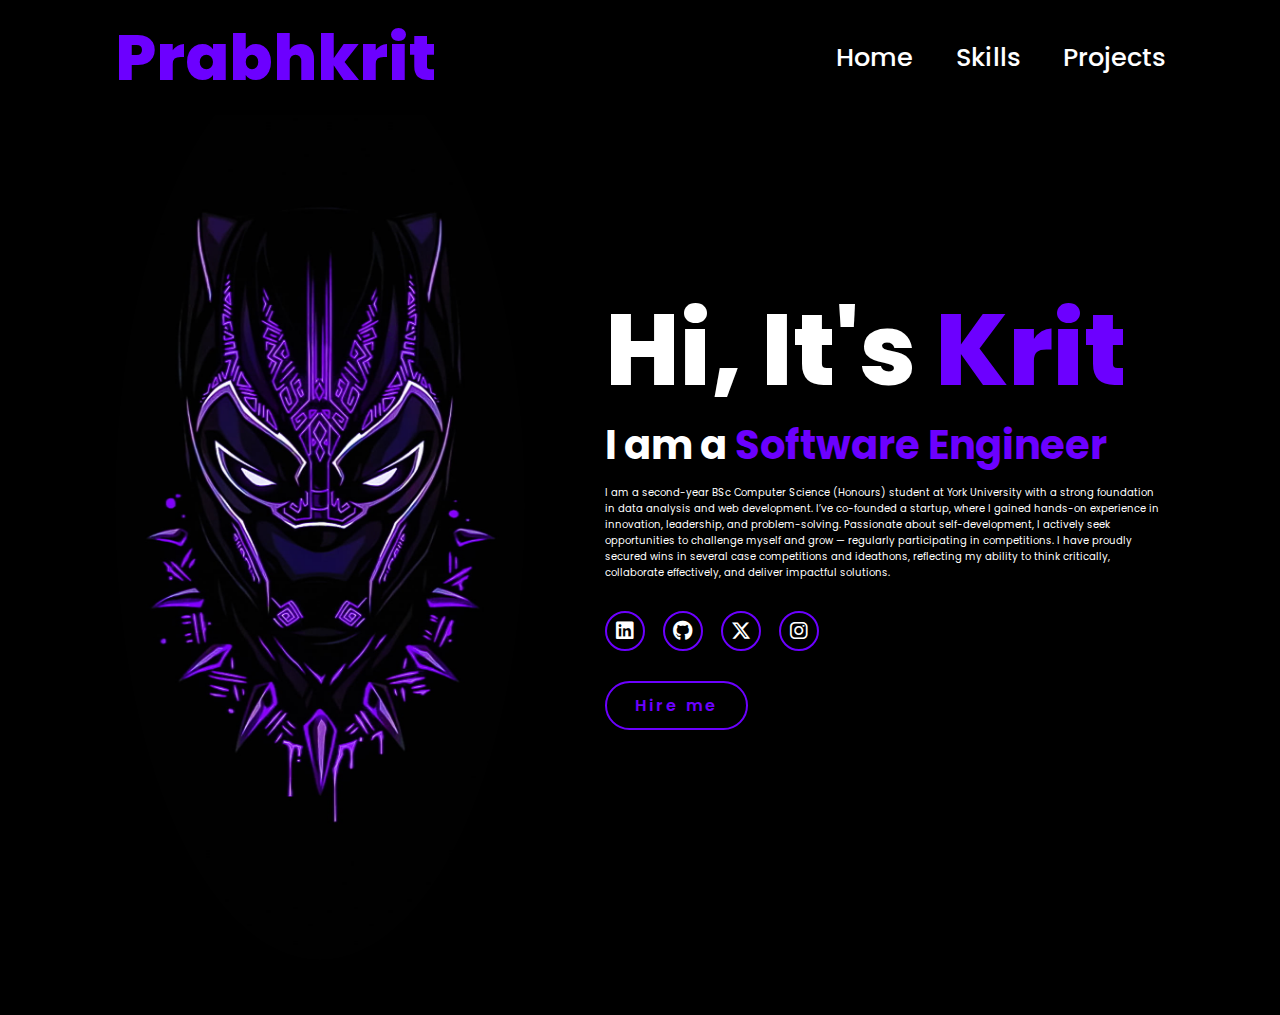
<file: index.html>
<!DOCTYPE html>
<html lang="en">
<head>
    <meta charset="UTF-8">
    <meta name="viewport" content="width=device-width, initial-scale=1.0">

    <link rel="stylesheet" href="styles.css">

    <link rel="stylesheet" href="https://cdnjs.cloudflare.com/ajax/libs/font-awesome/6.7.2/css/all.min.css">
    
    <link rel="stylesheet" href="styles.css">

    <title>Portfolio Website</title>
</head>
<body>
    <header>
        <a href="#" class="logo">Prabhkrit</a>
        

        <nav>
            <a href="#">Home</a>
            <a href="skills.html">Skills</a>
            <a href="projects.html">Projects</a>
    
        </nav>
    </header>

    <section class="home">
        <div class ="home-img">
            <img src = "peakpx.jpg">
        </div>

        <div class="home-content">
            <h1>Hi, It's <span>Krit</span></h1>
            <h3 class="typing-content">I am a <span>Software Engineer</span></h3>
            <p>I am a second-year BSc Computer Science (Honours) student at York University with a strong foundation in data analysis and web development. I’ve co-founded a startup, where I gained hands-on experience in innovation, leadership, and problem-solving. Passionate about self-development, I actively seek opportunities to challenge myself and grow — regularly participating in competitions. I have proudly secured wins in several case competitions and ideathons, reflecting my ability to think critically, collaborate effectively, and deliver impactful solutions.</p>
            
            <div class="social-icons">
                <a href="https://www.linkedin.com/in/prabhkritsingh/" target="_blank"><i class="fa-brands fa-linkedin"></i></a>
                <a href="#"><i class="fa-brands fa-github"></i></a>
                <a href="#"><i class="fa-brands fa-x-twitter"></i></a>
                <a href="https://www.instagram.com/prabhkrit_singh/" target="_blank"><i class="fa-brands fa-instagram"></i></a>
            </div>
            <div> 
                <a href="#" class="btn">Hire me</a>
            </div>

        </div>
    </section>
</body>
</html>
</file>
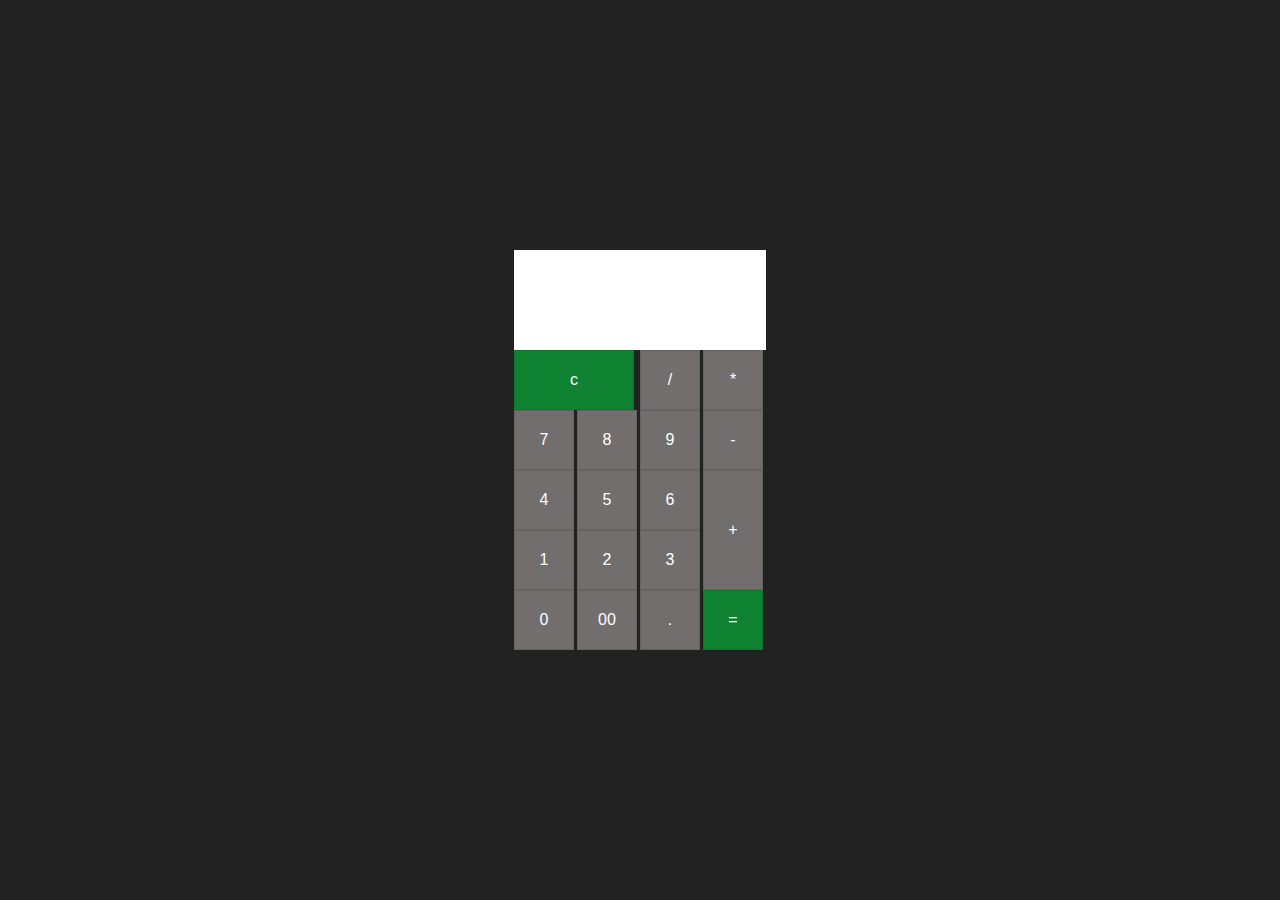
<file: codeAlpha/calc/index.html>
<html lang="en">
  <head>
    <meta charset="UTF-8" />
    <meta http-equiv="X-UA-Compatible" content="IE=edge" />
    <meta name="viewport" content="width=device-width, initial-scale=1.0" />
    <title>Calculator</title>
    <link rel="stylesheet" href="style.css" />
  </head>
  <body>
    <form class="calculator" name="calc">
      <input type="text" class="value" name="txt" readonly="" />
      <span class="num clear" onclick="document.calc.txt.value = ''">c</span>
      <span class="nums" onclick="document.calc.txt.value += '/'">/</span>
      <span class="nums" onclick="document.calc.txt.value += '*'">*</span>
      <span class="num" onclick="document.calc.txt.value += '7'">7</span>
      <span class="num" onclick="document.calc.txt.value += '8'">8</span>
      <span class="num" onclick="document.calc.txt.value += '9'">9</span>
      <span class="nums" onclick="document.calc.txt.value += '-'">-</span>
      <span class="num" onclick="document.calc.txt.value += '4'">4</span>
      <span class="num" onclick="document.calc.txt.value += '5'">5</span>
      <span class="num" onclick="document.calc.txt.value += '6'">6</span>
      <span class="num plus" onclick="document.calc.txt.value += '+'">+</span>
      <span class="num" onclick="document.calc.txt.value += '1'">1</span>
      <span class="num" onclick="document.calc.txt.value += '2'">2</span>
      <span class="num" onclick="document.calc.txt.value += '3'">3</span>
      <span class="num" onclick="document.calc.txt.value += '0'">0</span>
      <span class="num" onclick="document.calc.txt.value += '00'">00</span>
      <span class="nums" onclick="document.calc.txt.value += '.'">.</span>
      <span
        class="num equal"
        onclick="document.calc.txt.value = eval(calc.txt.value)"
      >
        =
      </span>
    </form>
  </body>
</html>
</file>
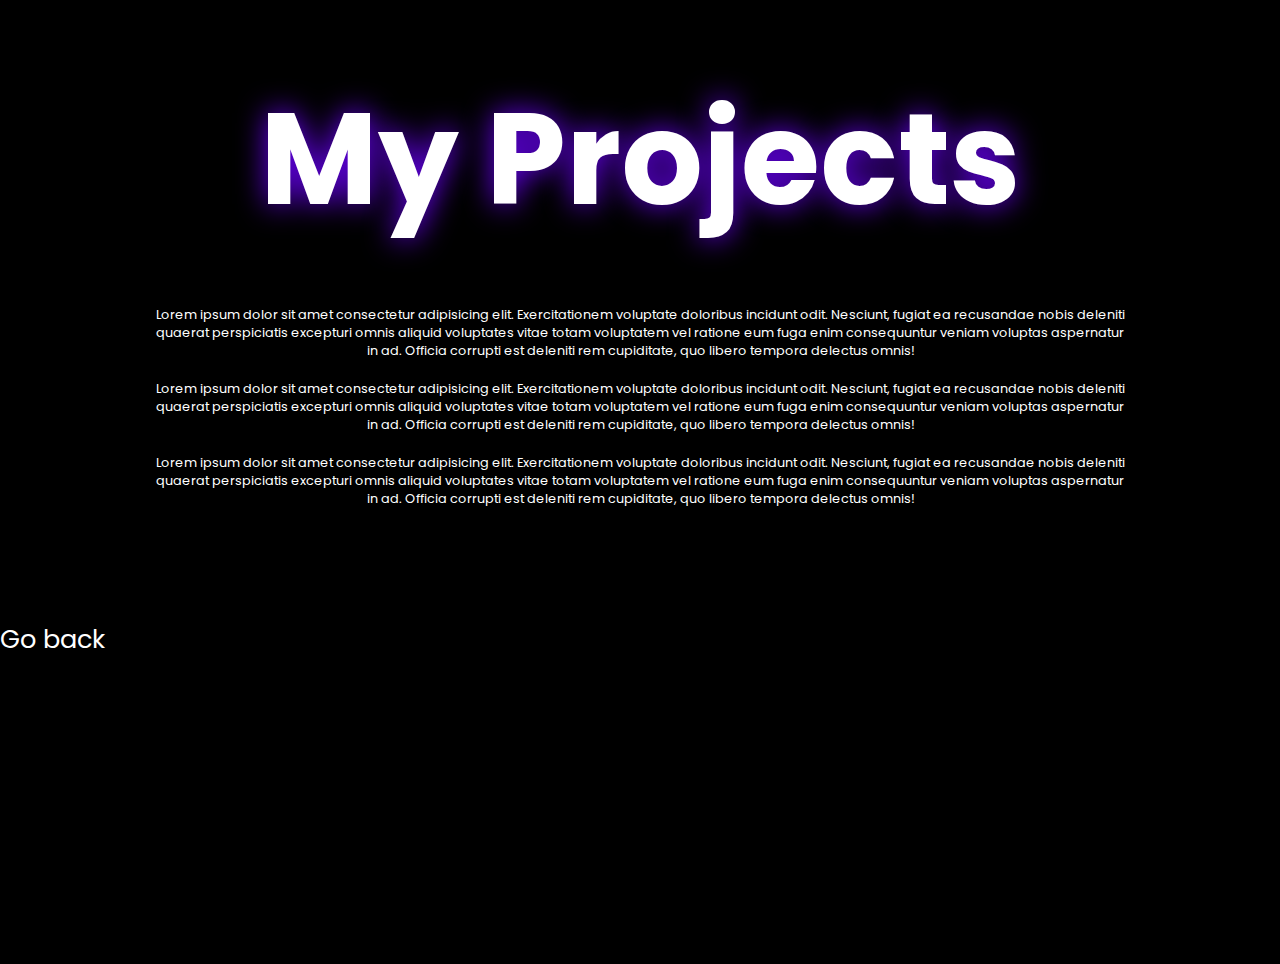
<file: projects.html>
<!DOCTYPE html>
<html lang="en">
<head>
    <meta charset="UTF-8">
    <meta name="viewport" content="width=device-width, initial-scale=1.0">
    <title>Document</title>
    <link rel="stylesheet" href="styles3.css">
</head>
<body>
    <div class="heading">
        <h1>
            My Projects
        </h1>
    </div>
    <div class="box-container">
        <div class="project1">
            <p>Lorem ipsum dolor sit amet consectetur adipisicing elit. Exercitationem voluptate doloribus incidunt odit. Nesciunt, fugiat ea recusandae nobis deleniti quaerat perspiciatis excepturi omnis aliquid voluptates vitae totam voluptatem vel ratione eum fuga enim consequuntur veniam voluptas aspernatur in ad. Officia corrupti est deleniti rem cupiditate, quo libero tempora delectus omnis!</p>
        </div>
        <div class="project2">
            <p>
                Lorem ipsum dolor sit amet consectetur adipisicing elit. Exercitationem voluptate doloribus incidunt odit. Nesciunt, fugiat ea recusandae nobis deleniti quaerat perspiciatis excepturi omnis aliquid voluptates vitae totam voluptatem vel ratione eum fuga enim consequuntur veniam voluptas aspernatur in ad. Officia corrupti est deleniti rem cupiditate, quo libero tempora delectus omnis!
            </p>
        </div>
        <div class="project3">
            <p>
                Lorem ipsum dolor sit amet consectetur adipisicing elit. Exercitationem voluptate doloribus incidunt odit. Nesciunt, fugiat ea recusandae nobis deleniti quaerat perspiciatis excepturi omnis aliquid voluptates vitae totam voluptatem vel ratione eum fuga enim consequuntur veniam voluptas aspernatur in ad. Officia corrupti est deleniti rem cupiditate, quo libero tempora delectus omnis!
            </p>
        </div>
    </div>

    <a class="goBack" href="index.html">Go back</a>
</body>
</html>
</file>
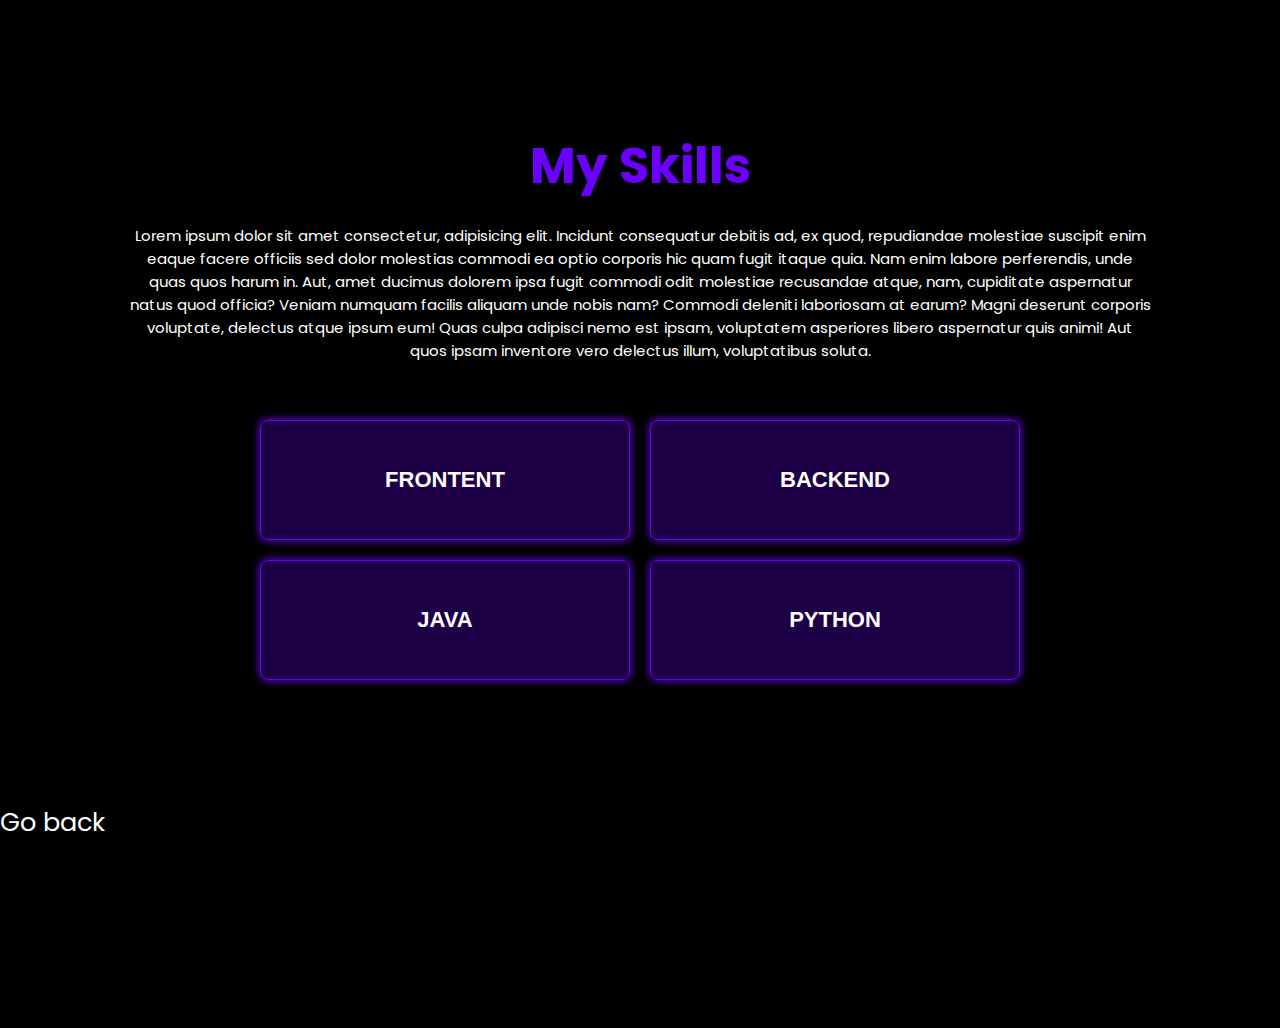
<file: skills.html>
<!DOCTYPE html>
<html lang="en">
<head>
    <meta charset="UTF-8">
    <meta name="viewport" content="width=device-width, initial-scale=1.0">
    <title>Document</title>
    <link rel="stylesheet" href="styles2.css">
</head>
<body>
    <div class="Heading">
        <h1>My Skills</h1>
    </div>
    <div class="text">
        <p>
        Lorem ipsum dolor sit amet consectetur, adipisicing elit. Incidunt consequatur debitis ad, ex quod, repudiandae molestiae suscipit enim eaque facere officiis sed dolor molestias commodi ea optio corporis hic quam fugit itaque quia. Nam enim labore perferendis, unde quas quos harum in. Aut, amet ducimus dolorem ipsa fugit commodi odit molestiae recusandae atque, nam, cupiditate aspernatur natus quod officia? Veniam numquam facilis aliquam unde nobis nam? Commodi deleniti laboriosam at earum? Magni deserunt corporis voluptate, delectus atque ipsum eum! Quas culpa adipisci nemo est ipsam, voluptatem asperiores libero aspernatur quis animi! Aut quos ipsam inventore vero delectus illum, voluptatibus soluta.
        </p>
    </div>

    <div class="boxes">
        <div class="box">FRONTENT</div>
        <div class="box">BACKEND</div>
        <div class="box">JAVA</div>
        <div class="box">PYTHON</div>


    </div>
    <a class="goBack" href="index.html">Go back</a>
    
</body>
</html>
</file>
<file: styles.css>
@import url('https://fonts.googleapis.com/css2?family=Poppins%3Awght%40100%3B200%3B300%3B400%3B500%3B600&display=swap%27%29%3B');

*{
    margin: 0;
    padding: 0;
    box-sizing: border-box;
    text-decoration: none;
    border: none;
    font-family: 'Poppins',sans-serif;
}

html{
    font-size: 62.5%;
}

body{
    width: 100%;
    height: 100vh;
    overflow-x: hidden;
    background-color: black;
    color:white ;
}

header{
    /* margin-top: 20px; */
    position: fixed;
    top: 0;
    left: 0;
    width: 100%;
    padding: 1rem 9%;
    background-color: black;
    filter: drop-shadow(1000px);
    display: flex;
    justify-content: space-between;
    align-items: center;
    z-index: 100;

}

.logo{
    font-size: 5vw;
    color: rgb(108,0,255);
    font-weight: 800;
    cursor: pointer;
    transition: 0.5s ease;
}

.logo:hover{
    transform:scale(1.1)
}

nav a{
   font-size: 2vw;
   color: white;
   margin-left: 4rem;
   font-weight: 500;
   transition: 0.3s ease;
   border-bottom: 3px solid transparent; 
}
nav a:hover, 
nav a.active{
    color: rgb(108,0,255);
    border-bottom: 3px solid rgb(108,0,255); 
}

section{
    min-height: 100vh;
    padding: 5rem 9% 5rem;
}

.home{
    display:flex;
    justify-content: center;
    align-items: center;
    gap: 8rem;
    background-color: black;
}

.home .home-content h1{
     font-size: 10rem;
     font-weight: 800;
     line-height: 1.3;
    
}
span{
    color:rgb(108,0,255);
}
.home .home-content h3{
    font-size: 4rem;
    margin-bottom: 1rem;
     font-weight: 700;
}

.home-img{
    border-radius: 50%;
}
.home-img img{
    position: relative;
    width: 32vw;
    border-radius: 90%;
    cursor: pointer;
    transition: 0.2s linear;
}
.social-icons a{
    display: inline-flex;
    justify-content: center;
    align-items: center;
    height: 4rem;
    width: 4rem;
    background-color: transparent;
    border: 0.2rem solid rgb(108,0,255);
    font-size: 2rem;
    border-radius: 50%;
    margin: 3rem 1.5rem 3rem 0;
    transition: 0.3sec ease;
    color:white;

}
.social-icons a:hover{
    color: black;
    transform: scale(1.3) translateY(-5px);
    background-color: rgb(108,0,255);
    box-shadow: 0 0 25px rgb(108,0,255) ;
}
.btn{
    display: inline-block;
    padding: 1rem 2.8rem;
    background-color: black;
    border-radius: 4rem;
    font-size: 1.6rem;
    color: rgb(108,0,255);
    letter-spacing: 0.3rem;
    font-weight: 600;
    border: 2px solid rgb(108,0,255);
    transition: 0.3sec ease;
    cursor: pointer;

}
.btn:hover{
    transform: scale3d(1.03);
    background-color: rgb(108,0,255);
    color: #000;
    box-shadow: 0 0 25px rgb(108,0,255) ;
}
</file>
<file: codeAlpha/calc/style.css>
* {
  margin: 0;
  padding: 0;
  box-sizing: border-box;
  font-family: sans-serif;
}

body {
  display: flex;
  justify-content: center;
  align-items: center;
  min-height: 100vh;
  background: #222222;
}

.calculator {
  position: relative;
  display: grid;
}

.calculator .value {
  grid-column: span 4;
  height: 100px;
  text-align: right;
  border: none;
  outline: none;
  padding: 10px;
  font-size: 18px;
}

.calculator span {
  display: grid;
  width: 60px;
  height: 60px;
  background: #292929;
  place-items: center;
  border: 1px solid rgba(0, 0, 0, 0.1);
  color: #fff;
}

.calculator span:active {
  background: rgb(255, 163, 26);
  color: #fff;
}

.calculator span.clear {
  grid-column: span 2;
  width: 120px;
  background: rgb(16, 131, 51);
}

.calculator span.plus {
  grid-row: span 2;
  height: 120px;
}

.calculator span.equal {
  background: rgb(16, 131, 51);
  
}

.calculator .num{
    background: rgb(114, 110, 110);
}
.calculator .nums{
    background: rgb(114, 110, 110);
    color: rgb(255, 255, 255);
    font: 500;
}
</file>
<file: styles3.css>
@import url('https://fonts.googleapis.com/css2?family=Poppins%3Awght%40100%3B200%3B300%3B400%3B500%3B600&display=swap%27%29%3B');

*{
    margin: 0;
    padding: 0;
    box-sizing: border-box;
    text-decoration: none;
    border: none;
    font-family: 'Poppins',sans-serif;
}

html{
    font-size: 62.5%;
}

body{
    width: 100%;
    height: 100vh;
    overflow-x: hidden;
    background-color: black;
    color:white ;
}

.box-container{
    display: flex;
    flex-direction: column;
    /* background-color: red; */
    align-items: center;
    justify-content: center;
    margin: 40px 0px;

}
p{
    padding: 0 12%;
    font-size: 1vw;
    text-align: center;
    margin: 10px 0px;
}
.heading{
    margin-top: 5%;
    display:flex;
    justify-content: center;
    font-size: 5vw;
    text-shadow: 0 0 30px rgb(108,0,255);
}

.goBack{
    font-size: 2vw;
    color: white;
    display: flex;
    margin-top: 8vw;
}
</file>
<file: styles2.css>
@import url('https://fonts.googleapis.com/css2?family=Poppins%3Awght%40100%3B200%3B300%3B400%3B500%3B600&display=swap%27%29%3B');

*{
    margin: 0;
    padding: 0;
    box-sizing: border-box;
    text-decoration: none;
    border: none;
    font-family: 'Poppins',sans-serif;
}

html{
    font-size: 62.5%;
}

body{
    width: 100%;
    height: 100vh;
    overflow-x: hidden;
    background-color: black;
    color:white ;
}
.Heading{
margin-top: 10%;
display:flex;
align-items:center;
justify-content: center;
color: rgb(108,0,255);
}
.Heading h1{
    font-size: 5rem;
}
.text{
    padding: 0 10%;
    margin-top: 20px;
    margin-bottom: 3%;
}
.text p{
    text-align: center;
    font-size: 1.5rem;
}

.boxes {
  display: grid;
  grid-template-columns: repeat(2, 1fr); 
  
  gap: 20px; 
  max-width: 800px; 
  height: 300px;
  margin: 0 auto;
  padding: 20px;
}

.box {
  display: flex;
  align-items: center;
  justify-content: center;
  background-color:  rgba(106, 0, 255, 0.271);
  border: 1px solid  rgb(108,0,255);
  padding: 30px;
  text-align: center;
  font-family: sans-serif;
  font-size: 2.2rem;
  font-weight: 900;
  border-radius: 8px;
  box-shadow: 0 0 10px rgb(108,0,255);
}

.goBack{
    font-size: 2vw;
    color: white;
    display: flex;
    margin-top: 8vw;
}
</file>
